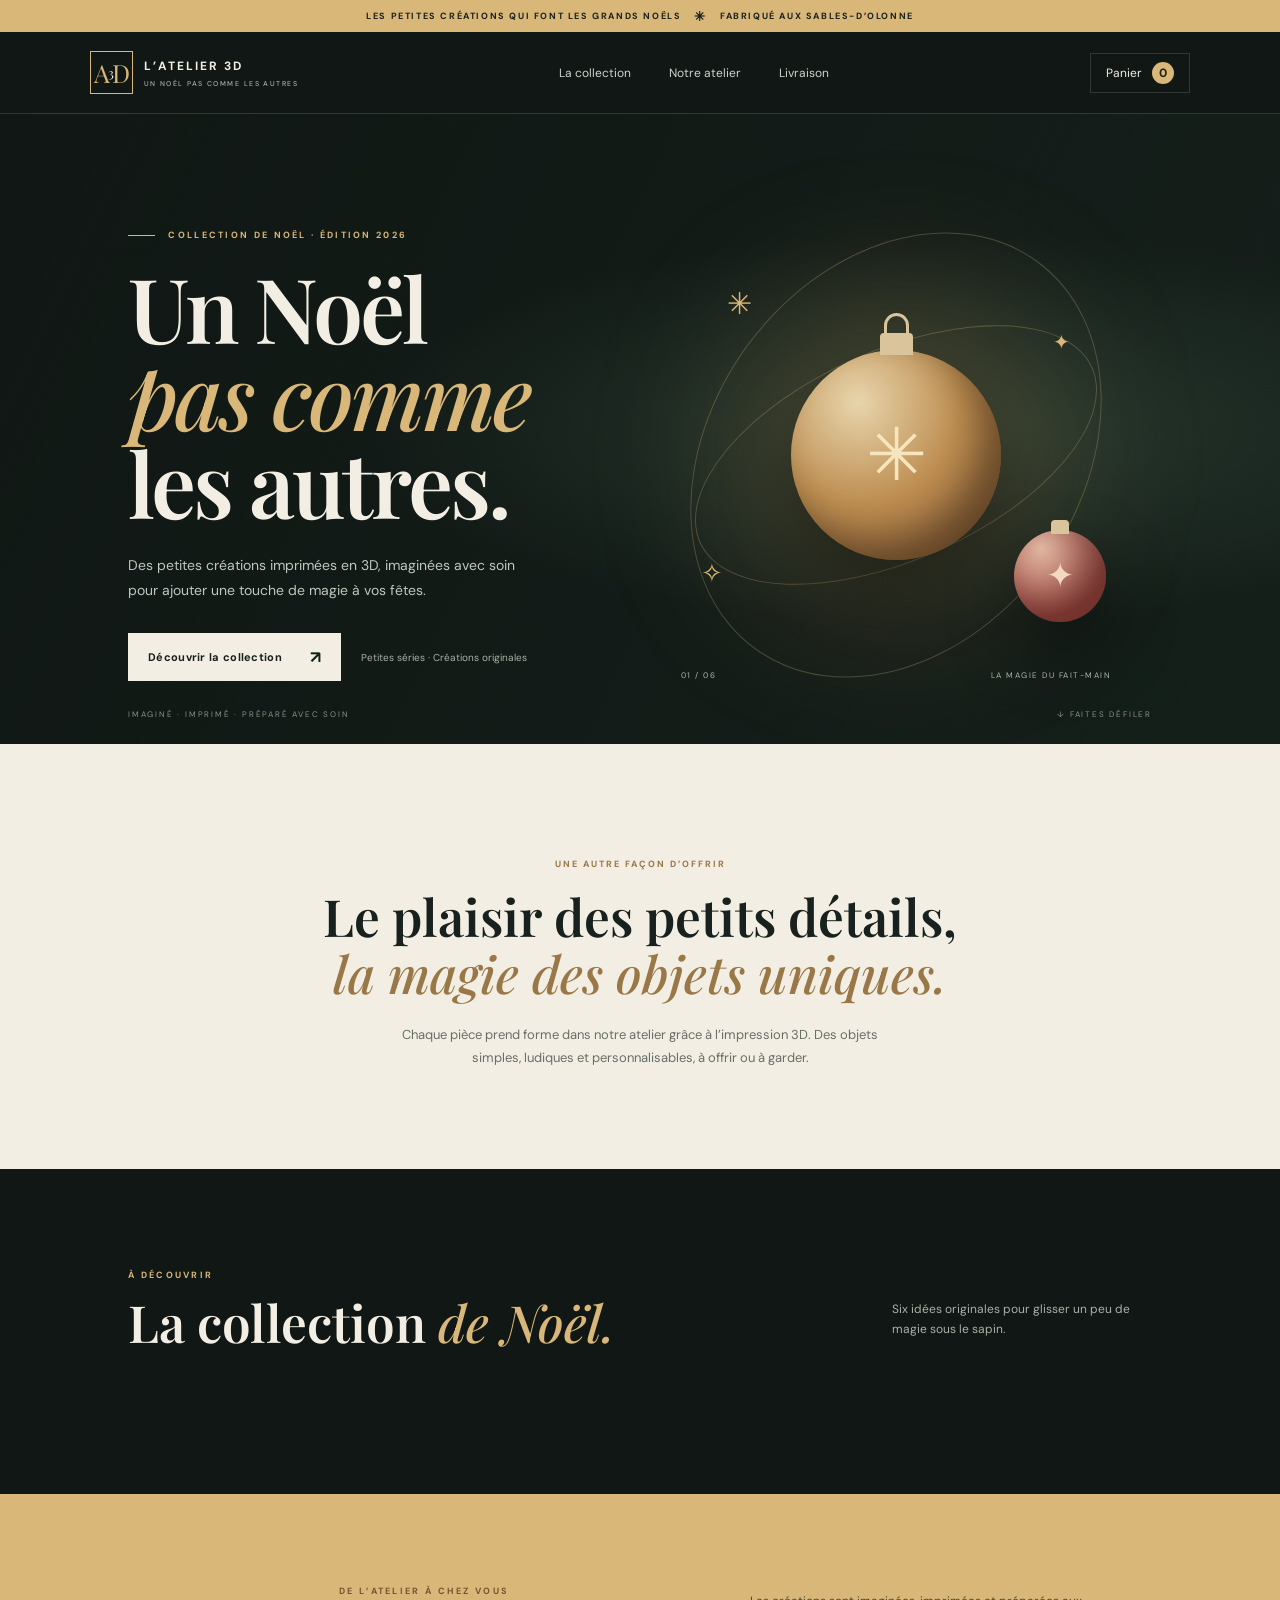
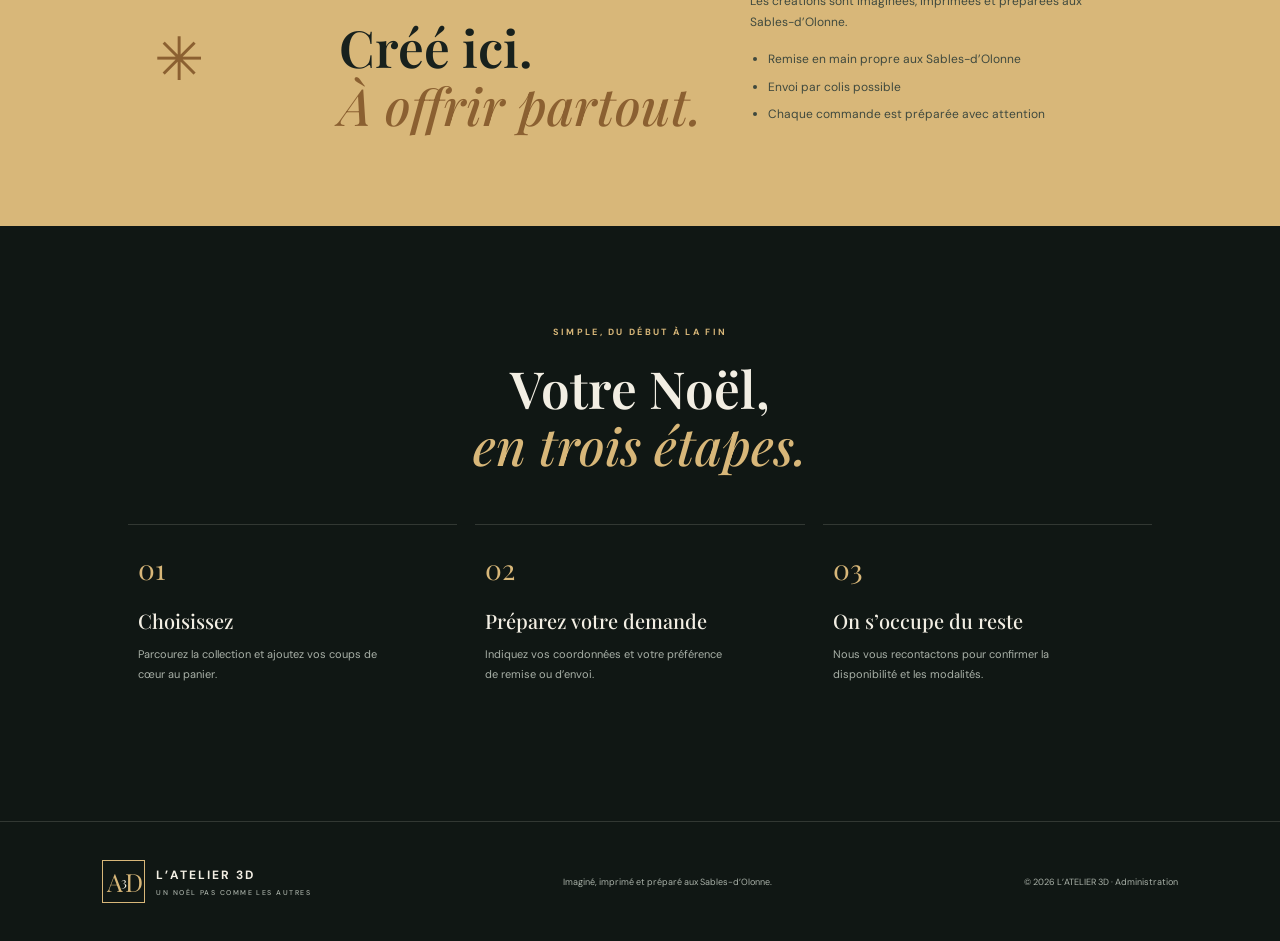
<file: index.html>
<!doctype html>
<html lang="fr">
<head>
<meta charset="utf-8">
<meta name="viewport" content="width=device-width,initial-scale=1">
<meta name="theme-color" content="#101714">
<meta name="description" content="Décorations de Noël imprimées en 3D, petits cadeaux et créations personnalisées aux Sables-d’Olonne.">
<title>L’Atelier 3D — Un Noël pas comme les autres</title>
<link rel="preconnect" href="https://fonts.googleapis.com">
<link rel="preconnect" href="https://fonts.gstatic.com" crossorigin>
<link href="https://fonts.googleapis.com/css2?family=DM+Sans:wght@400;500;600;700&family=Playfair+Display:wght@500;600;700&display=swap" rel="stylesheet">
<link rel="stylesheet" href="css/style.css">
</head>
<body>
<div class="announcement">LES PETITES CRÉATIONS QUI FONT LES GRANDS NOËLS <span>✳</span> FABRIQUÉ AUX SABLES-D’OLONNE</div>
<header class="site-header">
  <a class="brand" href="#" aria-label="L’Atelier 3D, accueil"><span class="brand-mark">A<span>3</span>D</span><span class="brand-name">L’ATELIER 3D<small>UN NOËL PAS COMME LES AUTRES</small></span></a>
  <nav class="main-nav"><a href="#collection">La collection</a><a href="#atelier">Notre atelier</a><a href="#livraison">Livraison</a></nav>
  <button class="cart-trigger" id="open-cart" aria-label="Ouvrir le panier">Panier <span id="cart-count">0</span></button>
</header>
<main>
<section class="hero">
  <div class="hero-copy">
    <p class="eyebrow"><span class="eyebrow-line"></span> COLLECTION DE NOËL · ÉDITION 2026</p>
    <h1>Un Noël<br><em>pas comme</em><br>les autres.</h1>
    <p class="hero-intro">Des petites créations imprimées en 3D, imaginées avec soin pour ajouter une touche de magie à vos fêtes.</p>
    <div class="hero-actions"><a class="button button-light snow-button" href="#collection">Découvrir la collection <span>↗</span></a><span class="hero-note">Petites séries · Créations originales</span></div>
  </div>
  <div class="hero-art" aria-label="Décorations de Noël stylisées">
    <div class="art-glow"></div><div class="art-orbit orbit-one"></div><div class="art-orbit orbit-two"></div>
    <div class="hero-star star-a">✳</div><div class="hero-star star-b">✦</div><div class="hero-star star-c">✧</div>
    <div class="ornament ornament-main"><div class="ornament-cap"></div><div class="ornament-loop"></div><span>✳</span></div>
    <div class="ornament ornament-small"><div class="ornament-cap"></div><span>✦</span></div>
    <div class="art-caption"><span>01 / 06</span><span>LA MAGIE DU FAIT-MAIN</span></div>
  </div>
  <div class="hero-bottom"><span>IMAGINÉ · IMPRIMÉ · PRÉPARÉ AVEC SOIN</span><span>↓ FAITES DÉFILER</span></div>
</section>
<section class="intro-strip" id="atelier"><p>UNE AUTRE FAÇON D’OFFRIR</p><h2>Le plaisir des petits détails,<br><em>la magie des objets uniques.</em></h2><p class="intro-text">Chaque pièce prend forme dans notre atelier grâce à l’impression 3D. Des objets simples, ludiques et personnalisables, à offrir ou à garder.</p></section>
<section class="collection section-wrap" id="collection">
  <div class="section-heading"><div><p class="eyebrow">À DÉCOUVRIR</p><h2>La collection <em>de Noël.</em></h2></div><p>Six idées originales pour glisser un peu de magie sous le sapin.</p></div>
  <div class="product-grid" id="product-grid"></div>
</section>
<section class="feature-band" id="livraison"><div class="feature-mark">✳</div><div><p class="eyebrow">DE L’ATELIER À CHEZ VOUS</p><h2>Créé ici.<br><em>À offrir partout.</em></h2></div><div class="feature-text"><p>Les créations sont imaginées, imprimées et préparées aux Sables-d’Olonne.</p><ul><li>Remise en main propre aux Sables-d’Olonne</li><li>Envoi par colis possible</li><li>Chaque commande est préparée avec attention</li></ul></div></section>
<section class="steps section-wrap"><p class="eyebrow">SIMPLE, DU DÉBUT À LA FIN</p><h2>Votre Noël,<br><em>en trois étapes.</em></h2><div class="step-grid"><article><span>01</span><h3>Choisissez</h3><p>Parcourez la collection et ajoutez vos coups de cœur au panier.</p></article><article><span>02</span><h3>Préparez votre demande</h3><p>Indiquez vos coordonnées et votre préférence de remise ou d’envoi.</p></article><article><span>03</span><h3>On s’occupe du reste</h3><p>Nous vous recontactons pour confirmer la disponibilité et les modalités.</p></article></div></section>
</main>
<footer class="footer"><a class="brand" href="#"><span class="brand-mark">A<span>3</span>D</span><span class="brand-name">L’ATELIER 3D<small>UN NOËL PAS COMME LES AUTRES</small></span></a><p>Imaginé, imprimé et préparé aux Sables-d’Olonne.</p><span>© 2026 L’ATELIER 3D · <a href="admin.html" class="admin-footer-link">Administration</a></span></footer>
<div class="cart-backdrop" id="cart-backdrop"></div>
<aside class="cart-panel" id="cart-panel" aria-label="Votre panier" aria-hidden="true"><div class="cart-head"><div><p class="eyebrow">VOTRE SÉLECTION</p><h2>Le panier<span>.</span></h2></div><button class="icon-button" id="close-cart" aria-label="Fermer">×</button></div><div class="cart-items" id="cart-items"><p class="empty-cart">Votre panier attend ses premières créations.</p></div><div class="cart-foot"><div class="subtotal"><span>Sous-total</span><strong id="cart-total">0,00 €</strong></div><p>Hors frais d’envoi éventuels. Remise en main propre aux Sables-d’Olonne.</p><div class="coming-soon">Les commandes en ligne arrivent bientôt.<br>Pour le moment, votre panier vous permet simplement de retrouver votre sélection.</div></div></aside>

<div class="toast" id="toast" role="status"></div>
<script src="js/supabase-config.js"></script><script type="module" src="js/app.js"></script>
</body></html>
</file>
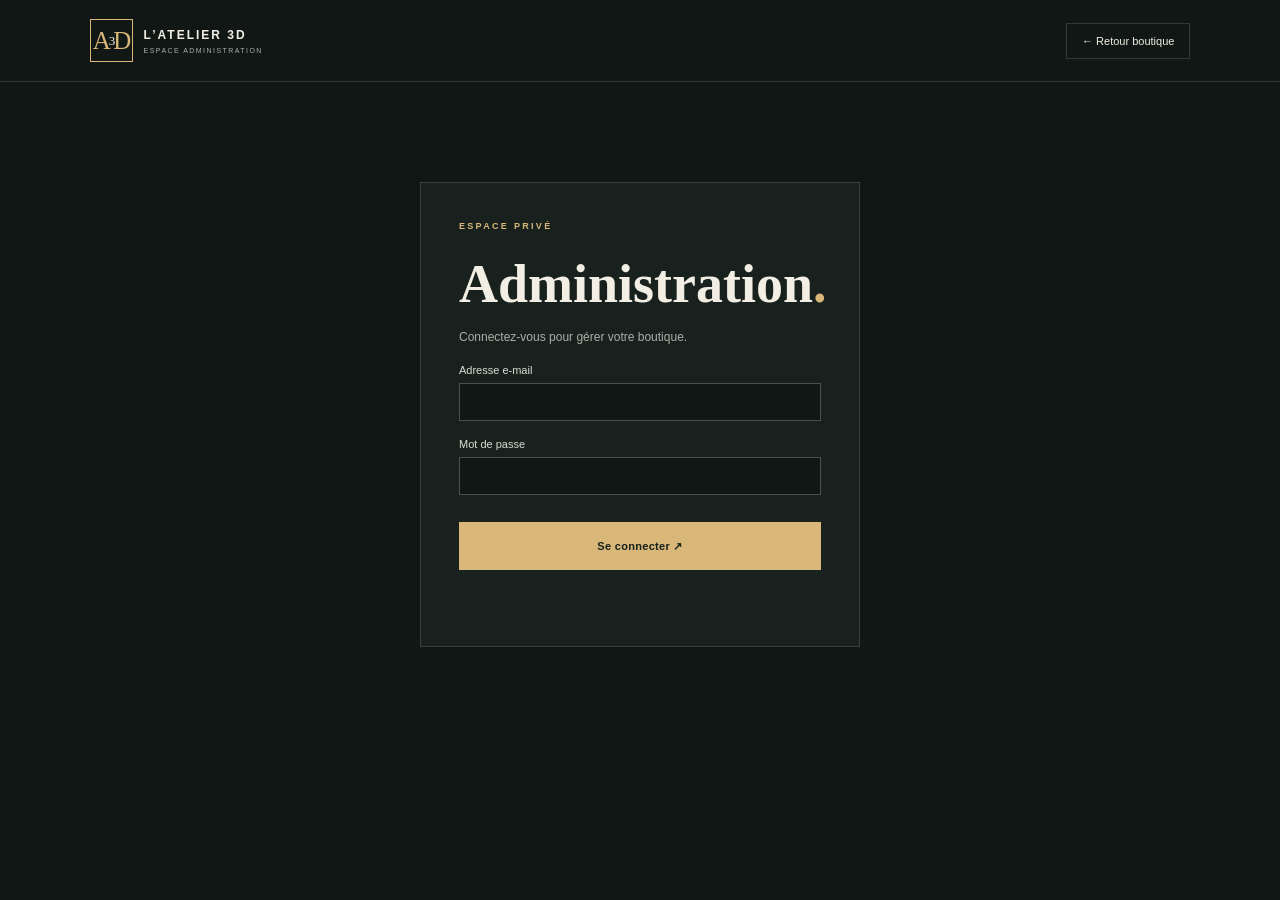
<file: admin.html>
<!doctype html><html lang="fr"><head><meta charset="utf-8"><meta name="viewport" content="width=device-width,initial-scale=1"><meta name="theme-color" content="#101714"><title>Administration — L’Atelier 3D</title><link rel="stylesheet" href="css/style.css"><link rel="stylesheet" href="css/admin.css"></head><body class="admin-body"><header class="admin-header"><a class="brand" href="index.html"><span class="brand-mark">A<span>3</span>D</span><span class="brand-name">L’ATELIER 3D<small>ESPACE ADMINISTRATION</small></span></a><a href="index.html">← Retour boutique</a></header><main class="admin-main"><div id="setup-warning" class="admin-notice" hidden>Configurez l’URL et la clé publique Supabase dans js/supabase-config.js.</div><section id="login-view" class="login-card"><p class="eyebrow">ESPACE PRIVÉ</p><h1>Administration<span>.</span></h1><p class="admin-muted">Connectez-vous pour gérer votre boutique.</p><form id="login-form"><label>Adresse e-mail<input id="login-email" type="email" required autocomplete="username"></label><label>Mot de passe<input id="login-password" type="password" required autocomplete="current-password"></label><button class="button button-dark">Se connecter ↗</button><p id="login-message" class="form-message"></p></form></section><section id="dashboard-view" hidden><div class="admin-title-row"><div><p class="eyebrow">VOTRE BOUTIQUE</p><h1>Tableau de bord<span>.</span></h1><p id="admin-identity" class="admin-muted"></p></div><button id="logout-button" class="admin-secondary">Déconnexion</button></div><div class="stats-grid"><article><span>Produits actifs</span><strong id="stat-products">—</strong></article><article><span>Stock total</span><strong id="stat-stock">—</strong></article><article><span>Ventes enregistrées</span><strong id="stat-sales">—</strong></article><article><span>Chiffre d’affaires</span><strong id="stat-revenue">—</strong></article></div><nav class="admin-tabs"><button class="active" data-tab="products">Produits & stocks</button><button data-tab="sales">Ventes</button><button data-tab="settings">Paramètres</button></nav><section class="admin-panel" id="tab-products"><div class="panel-heading"><h2>Vos produits</h2><button id="new-product" class="button button-dark">＋ Ajouter</button></div><div class="table-wrap"><table><thead><tr><th>Produit</th><th>Prix</th><th>Stock</th><th>Visibilité</th><th>Actions</th></tr></thead><tbody id="products-table"></tbody></table></div></section><section class="admin-panel" id="tab-sales" hidden><div class="panel-heading"><h2>Historique des ventes</h2><button id="new-sale" class="button button-dark">＋ Enregistrer une vente</button></div><p class="admin-muted">Saisie manuelle uniquement : aucune commande client ni paiement en ligne n’est activé.</p><div class="table-wrap"><table><thead><tr><th>Date</th><th>Client</th><th>Montant</th><th>Statut</th><th>Détails</th></tr></thead><tbody id="sales-table"></tbody></table></div></section><section class="admin-panel" id="tab-settings" hidden><h2>Changer le mot de passe</h2><form id="password-form" class="settings-form"><label>Nouveau mot de passe<input id="new-password" type="password" minlength="8" required autocomplete="new-password"></label><label>Confirmation<input id="confirm-password" type="password" minlength="8" required autocomplete="new-password"></label><button class="button button-dark">Modifier le mot de passe</button><p id="settings-message" class="form-message"></p></form><p class="admin-muted">L’identifiant de connexion est votre adresse e-mail Supabase. Son changement se fait via le processus de confirmation e-mail de Supabase.</p></section></section></main><dialog id="product-dialog" class="admin-dialog"><form id="product-form"><div class="dialog-heading"><h2 id="product-dialog-title">Produit</h2><button type="button" class="admin-close" data-close="product-dialog">×</button></div><input id="product-id" type="hidden"><label>Nom<input id="product-name" required></label><div class="form-two"><label>Prix (€)<input id="product-price" type="number" min="0" step=".01" required></label><label>Stock<input id="product-stock" type="number" min="0" step="1" required></label></div><label>Unité<input id="product-unit" value="la pièce" required></label><label>Description<textarea id="product-description" rows="3"></textarea></label><div class="form-two"><label>Symbole<input id="product-symbol" maxlength="4" value="✳"></label><label>Catégorie<input id="product-tag" value="CRÉATION"></label></div><label class="check-label"><input id="product-active" type="checkbox" checked> Visible sur la boutique</label><button class="button button-dark">Enregistrer</button><p id="product-message" class="form-message"></p></form></dialog><dialog id="sale-dialog" class="admin-dialog"><form id="sale-form"><div class="dialog-heading"><h2>Enregistrer une vente</h2><button type="button" class="admin-close" data-close="sale-dialog">×</button></div><label>Nom du client<input id="sale-name" required></label><label>E-mail (facultatif)<input id="sale-email" type="email"></label><label>Montant (€)<input id="sale-amount" type="number" min="0" step=".01" required></label><label>Statut<select id="sale-status"><option>à préparer</option><option>en cours</option><option>terminée</option><option>annulée</option></select></label><label>Détails<textarea id="sale-details" rows="3"></textarea></label><button class="button button-dark">Enregistrer la vente</button><p id="sale-message" class="form-message"></p></form></dialog><script src="js/supabase-config.js"></script><script type="module" src="js/admin.js"></script></body></html>
</file>
<file: css/style.css>
:root{--bg:#101714;--panel:#18211d;--cream:#f2eee3;--muted:#a9b1a8;--gold:#d8b779;--red:#a94b43;--line:rgba(242,238,227,.15);--serif:"Playfair Display",Georgia,serif;--sans:"DM Sans",Arial,sans-serif}*{box-sizing:border-box}html{scroll-behavior:smooth}body{margin:0;background:var(--bg);color:var(--cream);font-family:var(--sans);font-size:15px}a{color:inherit;text-decoration:none}button,input,select,textarea{font:inherit}.announcement{height:32px;background:var(--gold);color:#1a211c;display:flex;align-items:center;justify-content:center;gap:13px;font-size:9px;letter-spacing:1.6px;font-weight:700}.announcement span{font-size:13px}.site-header{height:82px;padding:0 7vw;display:flex;align-items:center;justify-content:space-between;border-bottom:1px solid var(--line);position:relative;z-index:4;background:var(--bg)}.brand{display:flex;align-items:center;gap:11px}.brand-mark{font-family:var(--serif);font-size:25px;letter-spacing:-2px;border:1px solid var(--gold);width:43px;height:43px;display:flex;align-items:center;justify-content:center;white-space:nowrap;color:var(--gold);position:relative;line-height:1}.brand-mark span{font-size:13px;color:var(--cream)}.brand-name{font-size:12px;letter-spacing:2px;font-weight:700}.brand-name small{display:block;font-size:7px;letter-spacing:1.45px;color:var(--muted);margin-top:5px;font-weight:500}.main-nav{display:flex;gap:38px;color:#d0d3cb;font-size:12px}.main-nav a:hover{color:var(--gold)}.cart-trigger{background:none;border:1px solid var(--line);color:var(--cream);padding:11px 15px;cursor:pointer;font-size:12px}.cart-trigger span{background:var(--gold);color:#1b211b;border-radius:50%;padding:3px 7px;margin-left:7px;font-weight:700}.hero{min-height:630px;padding:82px 10vw 30px;display:grid;grid-template-columns:1fr 1fr;align-items:center;position:relative;overflow:hidden;background:radial-gradient(ellipse at 75% 50%,#26372d 0,transparent 44%),linear-gradient(115deg,#101714,#151f1a)}.hero-copy{position:relative;z-index:2;max-width:570px}.eyebrow{font-size:9px;letter-spacing:2.3px;color:var(--gold);font-weight:700;margin:0 0 22px}.eyebrow-line{display:inline-block;width:27px;height:1px;background:var(--gold);vertical-align:middle;margin-right:9px}.hero h1{font:600 clamp(55px,7vw,94px)/.98 var(--serif);letter-spacing:-3px;margin:0}.hero h1 em,.intro-strip h2 em,.section-heading h2 em,.feature-band h2 em,.steps h2 em,.order-dialog h2 em{font-weight:500;color:var(--gold)}.hero-intro{color:#c0c7be;line-height:1.8;max-width:390px;margin:27px 0 30px;font-size:14px}.hero-actions{display:flex;align-items:center;gap:20px;flex-wrap:wrap}.button{min-height:48px;padding:0 20px;border:0;display:inline-flex;align-items:center;justify-content:center;gap:28px;font-weight:700;font-size:11px;letter-spacing:.3px;cursor:pointer;position:relative;overflow:hidden;transition:transform .2s,background .2s}.button:hover{transform:translateY(-2px)}.button-light{background:var(--cream);color:#17201a}.button-dark{background:var(--gold);color:#17201a;width:100%}.button span{font-size:17px}.hero-note{font-size:10px;color:var(--muted)}.hero-art{height:450px;position:relative;display:grid;place-items:center}.art-glow{position:absolute;width:310px;height:310px;border-radius:50%;background:#c99d5740;filter:blur(75px)}.art-orbit{position:absolute;border:1px solid #d8b77945;border-radius:50%;transform:rotate(-24deg)}.orbit-one{width:430px;height:210px}.orbit-two{width:370px;height:480px;transform:rotate(36deg)}.ornament{position:absolute;border-radius:50%;display:grid;place-items:center;box-shadow:inset -20px -20px 35px #0005,0 30px 70px #0006}.ornament-main{width:210px;height:210px;background:radial-gradient(circle at 32% 25%,#e8d5ac,#bd8d50 48%,#80522e 100%);color:#f7e6bd;font-size:73px}.ornament-cap{position:absolute;width:33px;height:22px;background:#d9c49b;top:-17px;border-radius:4px 4px 0 0}.ornament-loop{position:absolute;width:25px;height:23px;border:3px solid #d9c49b;border-bottom:0;border-radius:20px 20px 0 0;top:-37px}.ornament-small{width:92px;height:92px;background:radial-gradient(circle at 30% 20%,#e0b7a2,#a94b43 70%);font-size:34px;right:9%;bottom:13%;color:#f4d8c2}.ornament-small .ornament-cap{width:18px;height:14px;top:-10px}.ornament-small .ornament-loop{width:14px;height:15px;top:-23px;border-width:2px}.hero-star{position:absolute;color:var(--gold)}.star-a{font-size:30px;top:12%;left:17%}.star-b{font-size:20px;right:16%;top:22%}.star-c{font-size:26px;left:12%;bottom:20%}.art-caption{position:absolute;bottom:0;left:8%;right:8%;display:flex;justify-content:space-between;color:#aeb7aa;font-size:8px;letter-spacing:1.5px}.hero-bottom{position:absolute;bottom:25px;left:10vw;right:10vw;display:flex;justify-content:space-between;color:#879187;font-size:8px;letter-spacing:1.8px}.intro-strip{text-align:center;padding:105px 20px 100px;background:var(--cream);color:#18211d}.intro-strip>p:first-child{font-size:9px;letter-spacing:2px;color:#997747;font-weight:700}.intro-strip h2,.section-heading h2,.feature-band h2,.steps h2{font:600 clamp(35px,4vw,53px)/1.12 var(--serif);margin:18px 0}.intro-strip h2 em{color:#997747}.intro-text{max-width:490px;margin:20px auto 0;color:#667067;line-height:1.8;font-size:13px}.section-wrap{padding:100px 10vw}.section-heading{display:flex;align-items:end;justify-content:space-between;margin-bottom:42px;gap:25px}.section-heading .eyebrow{margin-bottom:13px}.section-heading h2{margin:0}.section-heading h2 em{color:var(--gold)}.section-heading>p{max-width:260px;color:var(--muted);font-size:12px;line-height:1.7}.product-grid{display:grid;grid-template-columns:repeat(3,1fr);gap:19px}.product-card{border:1px solid var(--line);background:#151e19;transition:transform .25s,border-color .25s}.product-card:hover{transform:translateY(-5px);border-color:#d8b77980}.product-art{height:220px;background:radial-gradient(circle at 50% 45%,#344438,#1c2821 65%);display:grid;place-items:center;position:relative;overflow:hidden}.product-art:after{content:"";position:absolute;width:160px;height:160px;border:1px solid #d8b77930;border-radius:50%}.product-symbol{font:90px var(--serif);color:var(--gold);text-shadow:0 12px 25px #0008;z-index:1}.product-card:nth-child(3n+2) .product-art{background:radial-gradient(circle at 50% 45%,#49322e,#241e1b 70%)}.product-card:nth-child(3n) .product-art{background:radial-gradient(circle at 50% 45%,#41443a,#20251f 70%)}.product-meta{padding:20px}.product-kicker{font-size:8px;letter-spacing:1.5px;color:var(--gold);margin:0 0 9px}.product-title-row{display:flex;justify-content:space-between;gap:10px;align-items:start}.product-title-row h3{font:500 18px/1.25 var(--serif);margin:0}.product-price{color:var(--gold);font-size:14px;font-weight:700;white-space:nowrap}.product-desc{color:var(--muted);font-size:11px;line-height:1.6;min-height:36px;margin:12px 0 18px}.add-button{width:100%;height:41px;background:transparent;color:var(--cream);border:1px solid #657166;cursor:pointer;font-size:10px;letter-spacing:.5px;transition:.2s}.add-button:hover{background:var(--gold);border-color:var(--gold);color:#17201a}.feature-band{padding:85px 12vw;background:#d8b779;color:#18211d;display:grid;grid-template-columns:.4fr 1fr 1fr;align-items:center;gap:35px}.feature-mark{font-size:60px;color:#8b6031}.feature-band .eyebrow{color:#76552e}.feature-band h2{margin:0}.feature-band h2 em{color:#8b6031}.feature-text{font-size:12px;line-height:1.8;color:#3f493e}.feature-text ul{padding-left:18px}.feature-text li{padding:3px 0}.steps{text-align:center}.steps h2{margin:0 0 50px}.steps h2 em{color:var(--gold)}.step-grid{display:grid;grid-template-columns:repeat(3,1fr);gap:18px;text-align:left}.step-grid article{border-top:1px solid var(--line);padding:25px 10px}.step-grid article>span{color:var(--gold);font:28px var(--serif)}.step-grid h3{font:500 20px var(--serif);margin:20px 0 9px}.step-grid p{color:var(--muted);font-size:11px;line-height:1.8;max-width:250px}.footer{padding:38px 8vw;border-top:1px solid var(--line);display:flex;align-items:center;justify-content:space-between;gap:20px}.footer p,.footer>span{font-size:9px;color:var(--muted)}.cart-backdrop{position:fixed;inset:0;background:#0009;z-index:8;opacity:0;pointer-events:none;transition:.25s}.cart-backdrop.visible{opacity:1;pointer-events:auto}.cart-panel{position:fixed;z-index:9;right:0;top:0;height:100dvh;width:min(440px,100%);background:var(--cream);color:#18211d;padding:32px;transform:translateX(102%);transition:transform .3s;display:flex;flex-direction:column}.cart-panel.open{transform:translateX(0)}.cart-head{display:flex;justify-content:space-between;align-items:start;border-bottom:1px solid #d8d5ca;padding-bottom:20px}.cart-head .eyebrow{margin-bottom:9px;color:#997747}.cart-head h2{font:600 34px var(--serif);margin:0}.cart-head h2 span{color:#997747}.icon-button{border:0;background:none;font-size:28px;cursor:pointer;color:inherit}.cart-items{padding:15px 0;overflow:auto;flex:1}.empty-cart{font-size:12px;color:#737c72;line-height:1.7}.cart-line{display:grid;grid-template-columns:1fr auto;gap:10px;padding:15px 0;border-bottom:1px solid #dedbd1}.cart-line h4{margin:0 0 6px;font:500 16px var(--serif)}.cart-line small{color:#70786f}.cart-line-actions{display:flex;align-items:center;gap:8px;margin-top:10px}.cart-line-actions button{border:1px solid #c8c7bd;background:transparent;width:25px;height:25px;cursor:pointer}.cart-line-price{font-weight:700;color:#8b6031}.cart-foot{border-top:1px solid #d8d5ca;padding-top:18px}.subtotal{display:flex;justify-content:space-between;font-size:14px}.subtotal strong{font-size:17px}.cart-foot>p,.payment-note{font-size:10px;line-height:1.6;color:#737c72}.payment-note{display:block;text-align:center;margin:12px 0 0}.cart-foot .button{margin-top:12px}.order-dialog{border:0;padding:0;width:min(520px,calc(100% - 28px));max-height:92dvh;overflow:auto;background:var(--cream);color:#18211d;box-shadow:0 25px 90px #0008}.order-dialog::backdrop{background:#000a}.order-dialog form{padding:32px}.dialog-top{display:flex;justify-content:space-between;align-items:center}.dialog-top .eyebrow{color:#997747;margin:0}.order-dialog h2{font:600 38px/1.1 var(--serif);margin:20px 0}.order-dialog h2 em{color:#997747}.form-intro{color:#6b756a;font-size:12px;line-height:1.7;margin-bottom:22px}.order-dialog label{display:block;font-size:10px;font-weight:700;letter-spacing:.5px;margin:14px 0}.order-dialog input,.order-dialog select,.order-dialog textarea{display:block;width:100%;margin-top:7px;border:1px solid #d2d0c6;background:#fffdf8;padding:12px;color:#18211d;outline-color:#997747}.dialog-total{display:flex;justify-content:space-between;border-top:1px solid #d2d0c6;padding:18px 0;margin-top:20px}.dialog-total strong{color:#8b6031}.order-dialog .payment-note{color:#737c72}.toast{position:fixed;bottom:25px;left:50%;transform:translate(-50%,20px);background:var(--cream);color:#18211d;padding:12px 18px;font-size:11px;z-index:20;opacity:0;transition:.2s;pointer-events:none}.toast.show{opacity:1;transform:translate(-50%,0)}.snow-button:before,.snow-button:after{content:"";position:absolute;inset:-30px;background-image:radial-gradient(circle,#fff 1px,transparent 1.7px),radial-gradient(circle,#fff 1px,transparent 1.7px);background-size:31px 31px,47px 47px;background-position:0 0,13px 19px;opacity:0;pointer-events:none}.snow-button:hover:before,.snow-button:focus-visible:before{opacity:.45;animation:snowfall 1.8s linear infinite}.snow-button:hover:after{opacity:.3;animation:snowfall 2.5s linear infinite reverse}@keyframes snowfall{to{background-position:0 60px,13px 79px}}@media(max-width:850px){.site-header{padding:0 5vw}.main-nav{gap:17px}.hero{padding:65px 7vw 60px;grid-template-columns:1fr 1fr}.hero-art{transform:scale(.85)}.section-wrap{padding:80px 7vw}.feature-band{padding:70px 7vw;grid-template-columns:.3fr 1fr 1fr}.product-grid{grid-template-columns:repeat(2,1fr)}}@media(max-width:600px){.announcement{font-size:7px;letter-spacing:1px}.site-header{height:70px}.brand-mark{width:36px;height:36px;font-size:21px}.brand-name{font-size:10px}.brand-name small{font-size:6px}.main-nav{display:none}.cart-trigger{padding:9px 10px;font-size:10px}.hero{display:block;min-height:760px;padding:72px 8vw 70px}.hero h1{font-size:66px}.hero-art{height:350px;margin-top:12px;transform:scale(.8)}.hero-bottom{left:8vw;right:8vw;font-size:7px}.hero-note{font-size:9px}.intro-strip{padding:75px 22px}.section-wrap{padding:70px 6vw}.section-heading{display:block}.section-heading>p{margin-top:15px}.product-grid{grid-template-columns:1fr;gap:14px}.product-art{height:230px}.feature-band{grid-template-columns:1fr;gap:10px;padding:65px 9vw}.feature-mark{font-size:35px}.feature-text{margin-top:12px}.steps h2{margin-bottom:30px}.step-grid{grid-template-columns:1fr;gap:0}.step-grid article{padding:20px 5px}.step-grid p{max-width:none}.footer{align-items:flex-start;flex-direction:column;padding:32px 7vw}.cart-panel{padding:25px 20px}.order-dialog form{padding:24px}.order-dialog h2{font-size:34px}}@media(prefers-reduced-motion:reduce){*,*:before,*:after{scroll-behavior:auto!important;animation-duration:.01ms!important;transition-duration:.01ms!important}}
.coming-soon{margin-top:14px;padding:13px 14px;border:1px solid #d8d5ca;color:#737c72;font-size:11px;line-height:1.7;text-align:center}
</file>
<file: css/admin.css>
.admin-body{min-height:100vh}.admin-header{height:82px;padding:0 7vw;display:flex;align-items:center;justify-content:space-between;border-bottom:1px solid var(--line)}.admin-header>a:last-child,.admin-secondary{font-size:11px;color:var(--cream);border:1px solid var(--line);padding:11px 15px;background:transparent}.admin-main{max-width:1180px;margin:auto;padding:55px 28px 90px}.login-card{max-width:440px;margin:45px auto;padding:38px;background:#18211d;border:1px solid var(--line)}.admin-main h1{font:600 clamp(34px,5vw,54px) var(--serif);margin:0 0 10px}.admin-main h1 span{color:var(--gold)}.admin-main h2{font:500 26px var(--serif);margin:0}.admin-muted{font-size:12px;color:var(--muted);line-height:1.7}.admin-main label,.admin-dialog label{display:block;font-size:11px;color:#d9ded5;margin:17px 0}.admin-main input,.admin-main textarea,.admin-dialog input,.admin-dialog textarea,.admin-dialog select{display:block;width:100%;margin-top:7px;background:#101714;color:var(--cream);border:1px solid #46534a;padding:12px;outline-color:var(--gold)}.login-card .button,.admin-dialog .button{width:100%;margin-top:10px}.form-message{font-size:11px;color:var(--gold);min-height:16px}.admin-notice{padding:15px;border:1px solid #b58d4d;color:var(--cream);margin-bottom:20px;font-size:12px}.admin-title-row,.panel-heading{display:flex;justify-content:space-between;align-items:center;gap:18px}.stats-grid{display:grid;grid-template-columns:repeat(4,1fr);gap:13px;margin:30px 0}.stats-grid article{background:#18211d;border:1px solid var(--line);padding:19px}.stats-grid span{display:block;font-size:10px;color:var(--muted);min-height:30px}.stats-grid strong{font:600 28px var(--serif);color:var(--gold)}.admin-tabs{display:flex;gap:8px;border-bottom:1px solid var(--line);margin:34px 0 25px;flex-wrap:wrap}.admin-tabs button{border:0;border-bottom:2px solid transparent;background:transparent;color:var(--muted);padding:13px 16px;cursor:pointer;font-size:11px}.admin-tabs button.active{color:var(--gold);border-color:var(--gold)}.admin-panel{background:#18211d;border:1px solid var(--line);padding:25px}.panel-heading{margin-bottom:22px}.panel-heading .button{min-height:40px}.table-wrap{overflow:auto}table{width:100%;border-collapse:collapse;min-width:650px}th,td{text-align:left;padding:14px 12px;border-bottom:1px solid var(--line);font-size:11px}th{color:var(--gold)}td{color:#e0e4dc}.table-actions{display:flex;gap:7px}.table-actions button,.status-select{background:transparent;border:1px solid #536056;color:var(--cream);padding:7px 9px;font-size:10px;cursor:pointer}.status-select{max-width:130px}.settings-form{max-width:440px}.form-two{display:grid;grid-template-columns:1fr 1fr;gap:13px}.admin-dialog{width:min(520px,calc(100% - 24px));max-height:90vh;overflow:auto;background:#18211d;color:var(--cream);border:1px solid var(--gold);padding:27px}.admin-dialog::backdrop{background:#000b}.dialog-heading{display:flex;justify-content:space-between;align-items:center;margin-bottom:18px}.dialog-heading h2{font:500 25px var(--serif)}.admin-close{border:0;background:none;color:var(--cream);font-size:27px;cursor:pointer}.check-label{display:flex!important;align-items:center;gap:9px}.check-label input{width:auto;margin:0}.admin-dialog select{color-scheme:dark}@media(max-width:700px){.admin-header{padding:0 5vw}.admin-main{padding:35px 15px 65px}.login-card{padding:25px;margin:20px auto}.stats-grid{grid-template-columns:repeat(2,1fr)}.admin-title-row{align-items:flex-start}.admin-title-row h1{font-size:34px}.admin-panel{padding:16px}.panel-heading{align-items:flex-start;flex-direction:column}.panel-heading .button{width:100%}}
</file>
